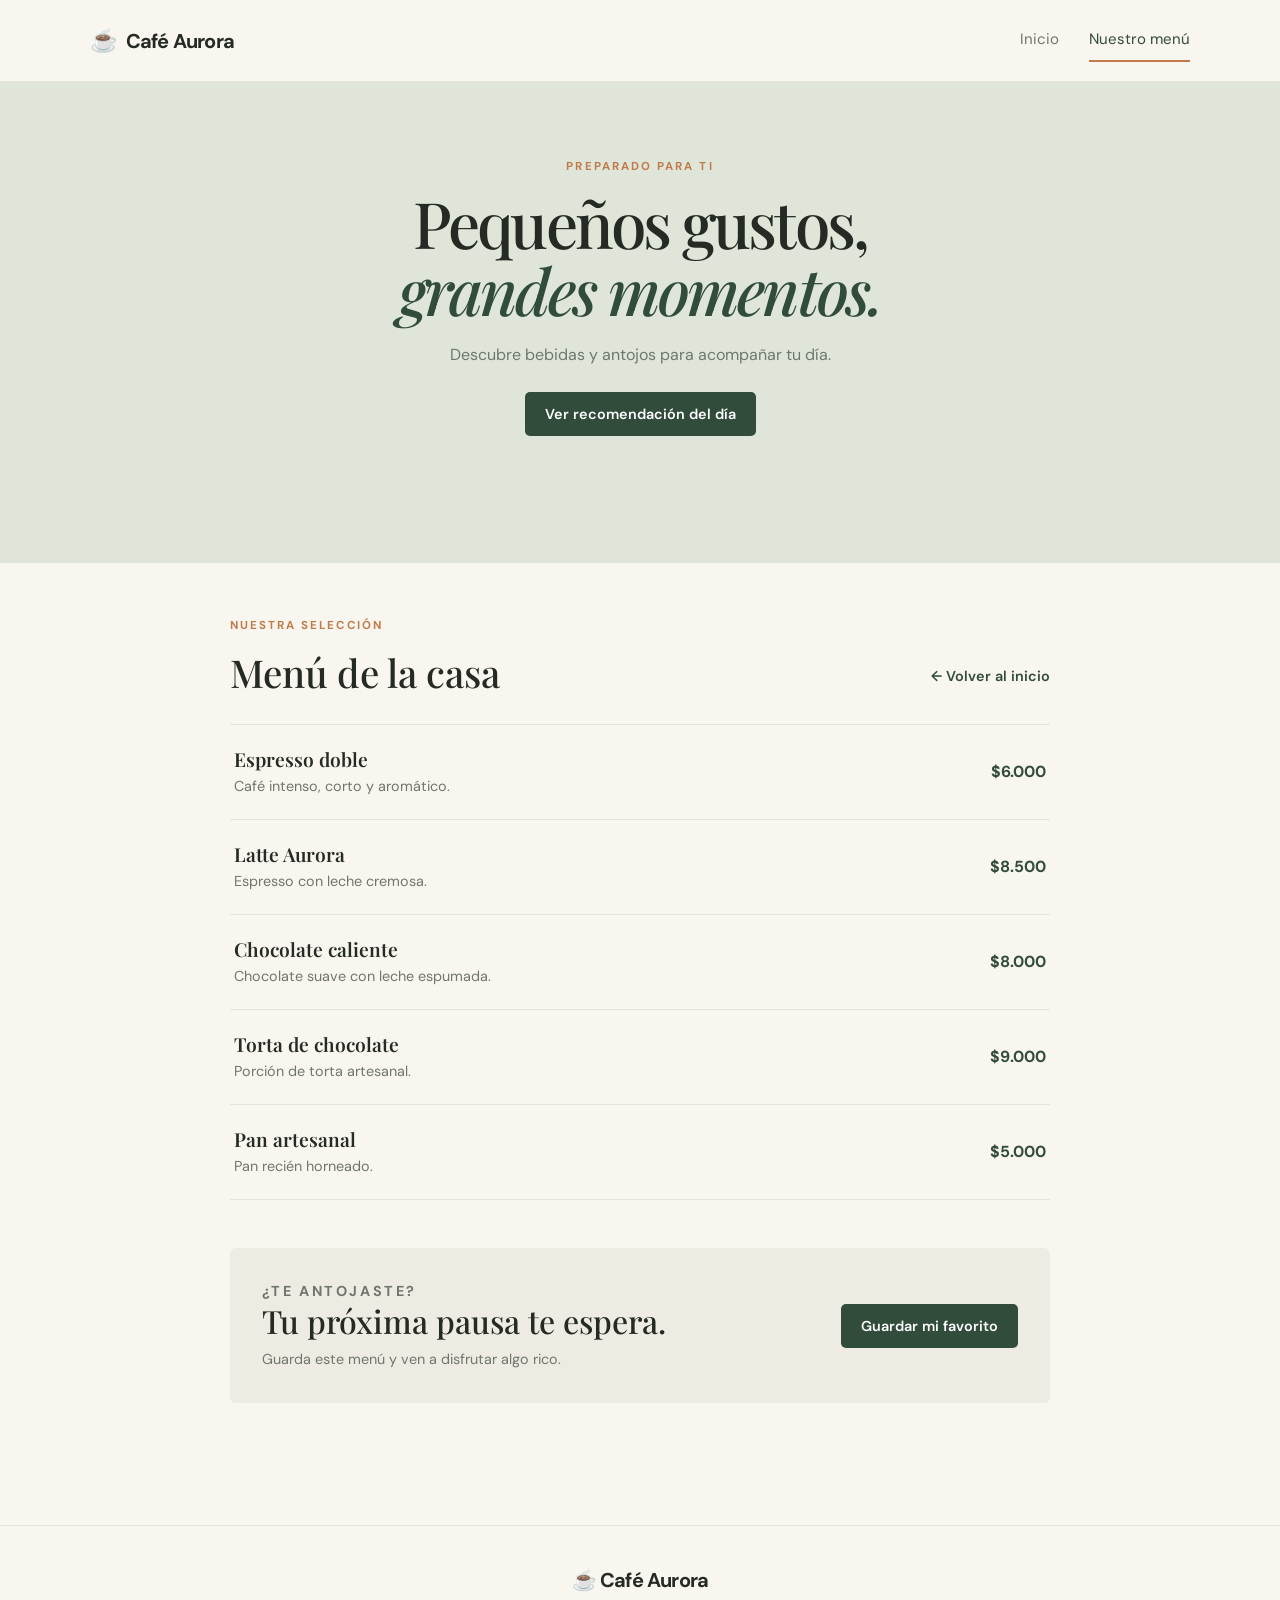
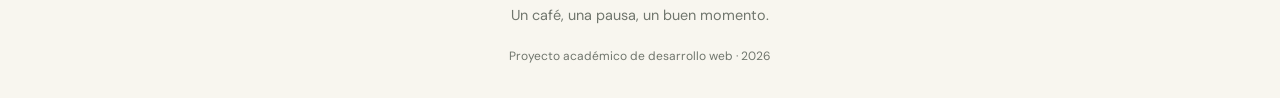
<file: Quiz/menu.html>
<!DOCTYPE html>
<html lang="es">
<head>
  <meta charset="UTF-8">
  <meta name="viewport" content="width=device-width, initial-scale=1.0">
  <meta name="description" content="Conoce el menú de Café Aurora.">
  <title>Café Aurora | Menú</title>
  <link rel="stylesheet" href="styles.css">
</head>
<body>
  <header class="topbar">
    <a class="logo" href="index.html"><span class="logo-mark">☕</span> Café Aurora</a>
    <nav aria-label="Navegación principal">
      <a href="index.html">Inicio</a>
      <a class="active" href="menu.html">Nuestro menú</a>
    </nav>
  </header>

  <main>
    <section class="menu-hero">
      <p class="eyebrow">PREPARADO PARA TI</p>
      <h1>Pequeños gustos,<br><em>grandes momentos.</em></h1>
      <p>Descubre bebidas y antojos para acompañar tu día.</p>
      <button class="button button-primary" id="menuBtn" type="button">Ver recomendación del día</button>
      <p id="menuMessage" class="notice" aria-live="polite"></p>
    </section>
    <section class="section menu-section">
      <div class="section-heading"><div><p class="eyebrow">NUESTRA SELECCIÓN</p><h2>Menú de la casa</h2></div><a class="text-link" href="index.html">← Volver al inicio</a></div>
      <div class="menu-list">
        <article class="menu-item"><div><h3>Espresso doble</h3><p>Café intenso, corto y aromático.</p></div><strong>$6.000</strong></article>
        <article class="menu-item"><div><h3>Latte Aurora</h3><p>Espresso con leche cremosa.</p></div><strong>$8.500</strong></article>
        <article class="menu-item"><div><h3>Chocolate caliente</h3><p>Chocolate suave con leche espumada.</p></div><strong>$8.000</strong></article>
        <article class="menu-item"><div><h3>Torta de chocolate</h3><p>Porción de torta artesanal.</p></div><strong>$9.000</strong></article>
        <article class="menu-item"><div><h3>Pan artesanal</h3><p>Pan recién horneado.</p></div><strong>$5.000</strong></article>
      </div>
      <div class="contact-panel">
        <div><p class="eyebrow">¿TE ANTOJASTE?</p><h2>Tu próxima pausa te espera.</h2><p>Guarda este menú y ven a disfrutar algo rico.</p></div>
        <button class="button button-primary" id="saveBtn" type="button">Guardar mi favorito</button>
      </div>
      <p id="saveMessage" class="notice" aria-live="polite"></p>
    </section>
  </main>
  <footer><a class="logo footer-logo" href="index.html">☕ Café Aurora</a><p>Un café, una pausa, un buen momento.</p><small>Proyecto académico de desarrollo web · 2026</small></footer>
  <script src="script.js"></script>
</body>
</html>
</file>
<file: Quiz/styles.css>
@import url('https://fonts.googleapis.com/css2?family=DM+Sans:wght@400;500;600;700&family=Playfair+Display:ital,wght@0,500;0,600;0,700;1,500;1,600&display=swap');
:root{--ink:#252a24;--muted:#70766d;--cream:#f8f6ef;--green:#314c3b;--sage:#dfe6d9;--orange:#c17b4a;--line:#e7e4da}
*{box-sizing:border-box}html{scroll-behavior:smooth}body{margin:0;background:var(--cream);color:var(--ink);font-family:'DM Sans',sans-serif;line-height:1.6}a{color:inherit;text-decoration:none}.topbar{height:82px;padding:0 7%;display:flex;align-items:center;justify-content:space-between;background:rgba(248,246,239,.96);border-bottom:1px solid var(--line)}.logo{font-weight:700;font-size:1.25rem;letter-spacing:-.04em;display:flex;align-items:center;gap:9px}.logo-mark{font-size:1.4rem}nav{display:flex;gap:30px;color:var(--muted);font-size:.94rem}nav a{padding:8px 0}nav a:hover,nav a.active{color:var(--green);border-bottom:2px solid var(--orange)}.hero{padding:72px 7% 82px;display:grid;grid-template-columns:1fr 1.02fr;align-items:center;gap:6%;max-width:1500px;margin:auto}.eyebrow{font-size:.72rem;letter-spacing:.18em;font-weight:700;color:var(--orange);margin:0 0 14px}.hero h1,.menu-hero h1{font-family:'Playfair Display',serif;font-weight:500;font-size:clamp(3.2rem,5vw,5.6rem);line-height:1.04;letter-spacing:-.045em;margin:0 0 23px}.hero h1 em,.menu-hero h1 em{color:var(--green)}.hero-text{font-size:1.08rem;color:var(--muted);max-width:430px;margin-bottom:30px}.actions{display:flex;gap:12px;flex-wrap:wrap}.button{display:inline-flex;align-items:center;justify-content:center;border:0;border-radius:5px;padding:13px 20px;font:600 .9rem 'DM Sans',sans-serif;cursor:pointer;transition:transform .2s,background .2s}.button:hover{transform:translateY(-2px)}.button-primary{background:var(--green);color:white}.button-primary:hover{background:#23392b}.button-light{background:#e9e8de;color:var(--ink)}.button-outline{border:1px solid rgba(255,255,255,.7);color:white;background:transparent}.hero-image{position:relative}.hero-image img{width:100%;height:490px;object-fit:cover;border-radius:48% 48% 5px 5px;display:block}.image-tag{position:absolute;bottom:25px;left:-24px;background:white;padding:14px 19px;border-radius:3px;box-shadow:0 8px 30px #00000012;font-family:'Playfair Display',serif;font-style:italic}.section{padding:54px 7% 90px;max-width:1500px;margin:auto}.section-heading{display:flex;align-items:end;justify-content:space-between;gap:20px;margin-bottom:30px}.section-heading h2,.contact-panel h2{font:500 clamp(2rem,3vw,2.7rem)/1.15 'Playfair Display',serif;margin:0}.text-link{font-size:.9rem;color:var(--green);font-weight:600;padding-bottom:6px}.cards{display:grid;grid-template-columns:repeat(3,1fr);gap:22px}.product-card{background:white;border:1px solid var(--line);border-radius:7px;overflow:hidden;transition:transform .2s,box-shadow .2s}.product-card:hover{transform:translateY(-4px);box-shadow:0 14px 30px #263b2a0d}.product-card img{width:100%;height:230px;object-fit:cover;display:block}.card-body{padding:21px 22px 24px}.category{font-size:.67rem;letter-spacing:.15em;color:var(--orange);font-weight:700}.card-body h3{font:600 1.35rem 'Playfair Display',serif;margin:7px 0}.card-body p,.menu-item p,.contact-panel p{color:var(--muted);font-size:.9rem;margin:0 0 15px}.card-body strong{font-size:.9rem;color:var(--green)}.quote-band{background:var(--green);color:white;padding:48px 7%;display:flex;align-items:center;justify-content:space-between;gap:24px}.quote-band p{font:italic 1.7rem 'Playfair Display',serif;margin:0;max-width:700px}.menu-hero{text-align:center;background:var(--sage);padding:76px 20px 70px}.menu-hero h1{font-size:clamp(3rem,5vw,4.7rem);margin-bottom:18px}.menu-hero>p:not(.eyebrow){color:var(--muted);margin-bottom:25px}.menu-hero .notice{margin:12px auto 0}.menu-section{max-width:1000px}.menu-list{border-top:1px solid var(--line)}.menu-item{display:flex;justify-content:space-between;align-items:center;gap:20px;padding:21px 4px;border-bottom:1px solid var(--line)}.menu-item h3{font:600 1.2rem 'Playfair Display',serif;margin:0 0 3px}.menu-item p{margin:0}.menu-item strong{color:var(--green);white-space:nowrap}.contact-panel{margin-top:48px;background:#eeece2;padding:32px;display:flex;align-items:center;justify-content:space-between;gap:20px;border-radius:6px}.contact-panel h2{font-size:2rem;margin-bottom:8px}.contact-panel p{margin-bottom:0}.notice{color:var(--green);font-size:.9rem;font-weight:600;min-height:1.4em;margin:12px 0 0}footer{text-align:center;padding:38px 20px 30px;border-top:1px solid var(--line);color:var(--muted)}.footer-logo{justify-content:center;color:var(--ink)}footer p{font-size:.9rem;margin:8px 0 15px}footer small{font-size:.75rem}
@media(max-width:760px){.topbar{height:70px;padding:0 5%}.logo{font-size:1.08rem}nav{gap:15px;font-size:.82rem}.hero{padding:48px 6% 60px;grid-template-columns:1fr;gap:35px}.hero h1{font-size:3.5rem}.hero-image img{height:350px;border-radius:45% 45% 5px 5px}.image-tag{left:8px}.section{padding:40px 6% 60px}.section-heading{align-items:start;flex-direction:column}.cards{grid-template-columns:1fr;gap:17px}.product-card img{height:240px}.quote-band{padding:35px 6%;align-items:flex-start;flex-direction:column}.quote-band p{font-size:1.45rem}.menu-hero{padding:60px 18px}.menu-item{padding:18px 0}.contact-panel{padding:24px;align-items:flex-start;flex-direction:column}.contact-panel h2{font-size:1.7rem}}
</file>
